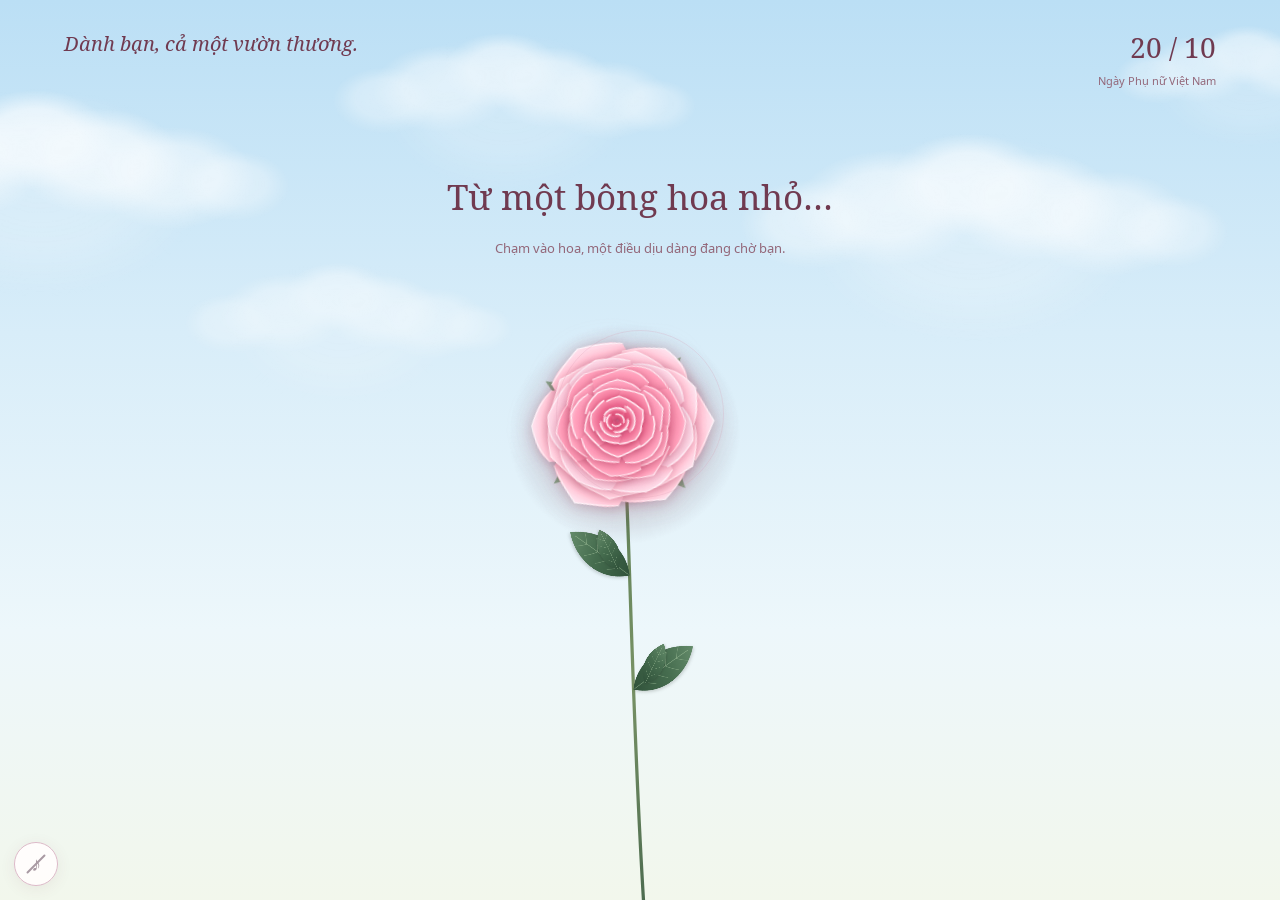
<file: index.html>
<!DOCTYPE html>
<html lang="vi">
<head>
  <meta charset="UTF-8">
  <meta name="viewport" content="width=device-width, initial-scale=1.0">
  <meta name="theme-color" content="#bbdff5">
  <meta name="description" content="Chạm một bông hoa, đánh thức cả khu vườn và nhận một lời chúc dịu dàng ngày 20/10.">
  <title>Cả một vườn thương · 20/10</title>
  <link rel="preload" href="./assets/fonts/noto-serif-regular.woff2" as="font" type="font/woff2" crossorigin>
  <link rel="preload" href="./assets/fonts/noto-sans-regular.woff2" as="font" type="font/woff2" crossorigin>
  <style>
    @font-face {
      font-family: "Noto Serif";
      src: url("./assets/fonts/noto-serif-regular.woff2") format("woff2");
      font-style: normal; font-weight: 400; font-display: swap;
    }
    @font-face {
      font-family: "Noto Serif";
      src: url("./assets/fonts/noto-serif-italic.woff2") format("woff2");
      font-style: italic; font-weight: 400; font-display: swap;
    }
    @font-face {
      font-family: "Noto Sans";
      src: url("./assets/fonts/noto-sans-regular.woff2") format("woff2");
      font-style: normal; font-weight: 400; font-display: swap;
    }
    :root {
      color-scheme: light;
      --sky: #bbdff5;
      --ink: #703a50;
      --muted: #936779;
      --rose: #c66388;
      --leaf: #6c8b71;
      --paper: #fffdfc;
      --font-letter: "Noto Serif", serif;
      font-family: "Noto Sans", sans-serif;
      color: var(--ink);
      font-synthesis: none;
    }
    * { box-sizing: border-box; }
    [hidden] { display: none !important; }
    html, body { margin: 0; min-width: 280px; min-height: 100%; }
    body { background: var(--sky); -webkit-tap-highlight-color: transparent; }
    button { font: inherit; color: inherit; cursor: pointer; touch-action: manipulation; }
    button:focus-visible, input:focus-visible, textarea:focus-visible { outline: 2px solid var(--ink); outline-offset: 4px; }
    .garden {
      position: relative; min-height: 560px; height: 100svh; overflow: hidden;
      isolation: isolate;
      background: linear-gradient(180deg, #bbdff5 0%, #d8edf9 37%, #edf7fb 70%, #f2f7ec 100%);
    }
    .garden::after {
      content: ""; position: absolute; inset: 0; z-index: -2; pointer-events: none;
      background: radial-gradient(ellipse at 50% 110%, #d7e8caaa, transparent 58%);
      opacity: 0; transition: opacity 4s;
    }
    .garden.is-growing::after { opacity: 1; }
    .page-header {
      position: absolute; top: max(28px, env(safe-area-inset-top));
      left: clamp(24px, 5vw, 76px); right: clamp(24px, 5vw, 76px);
      display: flex; align-items: start; justify-content: space-between; gap: 24px;
      pointer-events: none;
    }
    .dedication { margin: 0; font: italic 20px/1.6 var(--font-letter); }
    .date { margin: 0; text-align: right; font-size: 11px; line-height: 1.7; color: var(--muted); }
    .date span { display: block; font: 28px/1.4 var(--font-letter); color: var(--ink); margin-bottom: 5px; }
    #flowers { position: absolute; inset: 0; z-index: -1; width: 100%; height: 100%; }
    .flower-button {
      position: absolute; left: 50%; top: 46%; transform: translate(-50%, -50%);
      width: 184px; height: 184px; border: 0; border-radius: 50%; background: transparent;
    }
    .flower-button::after {
      content: ""; position: absolute; inset: 8px; border: 1px solid #d69ab23b; border-radius: 50%;
      transition: transform .5s, border-color .5s;
    }
    .flower-button:hover::after { transform: scale(1.13); border-color: #c6638888; }
    .intro {
      position: absolute; left: 24px; right: 24px; top: 19%; text-align: center;
      transition: opacity .65s, transform .65s; pointer-events: none;
    }
    h1 { margin: 0; font: 400 clamp(25px, 3vw, 35px)/1.5 var(--font-letter); }
    .intro p { margin: 13px 0 0; font-size: 13px; line-height: 1.7; color: var(--muted); }
    .is-growing .intro { opacity: 0; transform: translateY(12px); }
    .progress {
      position: absolute; bottom: 36px; left: 20px; right: 20px; margin: 0;
      text-align: center; font: italic 17px/1.7 var(--font-letter);
      opacity: 0; transition: opacity .6s; pointer-events: none;
      text-shadow: 0 1px 12px #fff, 0 1px 8px #fff;
    }
    .is-growing:not(.is-ready) .progress { opacity: 1; }
    .garden-actions {
      position: absolute; bottom: max(24px, env(safe-area-inset-bottom)); left: 0; right: 0;
      display: flex; justify-content: center; flex-wrap: wrap; gap: 12px; padding: 0 16px;
    }
    .garden-actions button {
      border: 1px solid #dcb9c8; background: #fffdfcf2; border-radius: 30px;
      padding: 12px 20px; font-size: 12px; box-shadow: 0 3px 16px #76364d0c;
    }
    .garden-actions button:hover { background: #fae7ef; }
    .energy { position: absolute; inset: 0; width: 100%; height: 100%; pointer-events: none; z-index: 3; }
    .morph-caption {
      position: absolute; left: 0; right: 0; bottom: max(64px, env(safe-area-inset-bottom)); z-index: 6; padding: 0 24px;
      text-align: center; font: italic 18px/1.6 "Noto Serif", Georgia, serif; color: #7a3b55; opacity: 0; transition: opacity 1s ease;
      text-shadow: 0 1px 12px #fffdfc;
    }
    .morph-caption.on { opacity: 1; }
    .gift-stage { position: absolute; inset: 0; z-index: 4; pointer-events: none; overflow: hidden; }
    .gift-ground {
      position: absolute; left: -5%; right: -5%; bottom: 0; opacity: 0;
      background: linear-gradient(#e6f4df, #cde6cd); border-radius: 50% 50% 0 0 / 46px 46px 0 0;
    }
    .gift-char { position: absolute; left: 0; top: 0; will-change: transform; }
    .gift-char svg { display: block; width: 100%; height: 100%; overflow: visible; }
    .gift-bouquet { position: absolute; left: 0; top: 0; opacity: 0; will-change: transform; filter: drop-shadow(0 8px 14px #b0607a33); }
    .gift-bubble {
      position: absolute; left: 0; top: 0; opacity: 0; width: 28px; height: 28px; border-radius: 50%;
      background: #fff; color: #e0517f; font: 700 18px/28px "Noto Sans", sans-serif; text-align: center; box-shadow: 0 2px 10px #76364d22;
    }
    .gift-heart { position: absolute; color: #ee5f8d; pointer-events: none; animation: heart-up 2.6s ease-out forwards; }
    @keyframes heart-up { from { opacity: 0; transform: translate(0, 0); } 15% { opacity: 1; } to { opacity: 0; transform: translate(var(--dx), -110px); } }
    .gift-letter {
      position: absolute; transform: translate(-50%, -100%); pointer-events: auto; border: 0; background: none; cursor: pointer; padding: 0;
      display: flex; flex-direction: column; align-items: center; gap: 6px; animation: letter-in .7s cubic-bezier(.2,.9,.3,1.3) both, letter-float 2.2s ease-in-out .7s infinite;
    }
    .gift-letter svg { width: 78px; filter: drop-shadow(0 6px 10px #76364d26); }
    .gift-letter span { white-space: nowrap; font-size: 12px; color: #7a3b55; background: #fffdfcf2; border: 1px solid #dcb9c8; border-radius: 20px; padding: 6px 12px; }
    .gift-letter:hover svg { transform: scale(1.06); }
    @keyframes letter-in { from { opacity: 0; transform: translate(-50%, -60%) scale(.3); } to { opacity: 1; transform: translate(-50%, -100%) scale(1); } }
    @keyframes letter-float { 50% { margin-top: -9px; } }
    .is-morphing #flowers { opacity: 0; transition: opacity 1.8s ease .4s; }
    .is-morphing .page-header { opacity: 0; transition: opacity 1s ease; }
    dialog {
      width: min(480px, calc(100% - 36px)); max-height: calc(100svh - 36px);
      padding: 0; border: 0; overflow: auto; background: var(--paper); color: var(--ink);
      box-shadow: 0 24px 100px #69394d24, 0 2px 10px #69394d12;
      scrollbar-width: none;
      -ms-overflow-style: none;
    }
    dialog::-webkit-scrollbar { display: none; }
    dialog::backdrop { background: #eaf5fc3d; backdrop-filter: blur(3px); }
    dialog[open] { animation: unfold 1s cubic-bezier(.2,.8,.2,1) both; }
    .letter { position: relative; padding: 38px 42px 28px; text-align: center; }
    .letter::before { content: ""; position: absolute; inset: 10px; border: 1px solid #eed6e1; pointer-events: none; }
    .close-card { position: absolute; top: 15px; right: 16px; width: 34px; height: 34px; border: 0; background: transparent; font-size: 25px; }
    .letter-date { margin: 2px 0 20px; font: 24px/1.4 var(--font-letter); color: var(--rose); }
    .letter-date span { display: inline-block; width: 1px; height: 27px; background: #d9aec1; transform: rotate(24deg); margin: 0 15px -5px; }
    .letter-sprig { display: block; margin: 0 auto 17px; width: 75px; height: 55px; }
    .recipient { font: italic 17px/1.7 var(--font-letter); margin: 0 0 13px; }
    h2 { font: 400 clamp(26px, 5vw, 32px)/1.5 var(--font-letter); margin: 0 0 24px; text-wrap: balance; }
    .message { font-size: 14px; line-height: 1.95; margin: 0 0 15px; text-wrap: pretty; }
    .signature { margin: 24px 0; font: italic 17px/1.8 var(--font-letter); }
    .recipient, h2, .message, .signature { overflow-wrap: anywhere; }
    h2, .message, .signature { white-space: pre-wrap; }
    .letter-actions { display: flex; flex-wrap: wrap; justify-content: center; gap: 12px 20px; }
    .view-garden { position: relative; border: 0; border-bottom: 1px solid #cba1b2; padding: 7px 2px; background: transparent; font-size: 12px; }
    .card-editor { text-align: left; }
    .card-editor h2 { text-align: center; margin-bottom: 20px; font-size: 25px; }
    .card-editor label { display: block; margin: 16px 0 7px; font-size: 13px; }
    .card-editor input, .card-editor textarea {
      display: block; width: 100%; min-width: 0; padding: 10px 12px;
      border: 1px solid #dcb9c8; border-radius: 4px; background: #fff9fb;
      color: var(--ink); font: 16px/1.6 "Noto Sans", sans-serif;
    }
    .card-editor textarea { resize: vertical; }
    .editor-hint, .card-status { color: var(--muted); font-size: 12px; line-height: 1.7; }
    .card-status { margin: 0; }
    .card-status:not(:empty) { margin-top: 16px; }
    .editor-actions { display: flex; align-items: center; flex-wrap: wrap; gap: 20px; margin-top: 20px; }
    .save-card { border: 1px solid var(--ink); border-radius: 24px; padding: 11px 18px; background: var(--ink); color: var(--paper); font-size: 13px; }
    .noscript { position: absolute; top: 30%; left: 20px; right: 20px; text-align: center; line-height: 1.8; }
    @keyframes unfold { from { opacity: 0; transform: translateY(35px) rotate(-2deg) scale(.94); } to { opacity: 1; transform: none; } }
    @media (max-width: 600px) {
      .dedication { font-size: 18px; max-width: 150px; }
      .date { max-width: 130px; font-size: 10px; }
      .date span { font-size: 25px; }
      .letter { padding: 35px 26px 25px; }
      .intro { top: 18%; }
      h1 { font-size: clamp(23px, 5.8vw, 28px); }
    }
    @media (max-height: 600px) and (min-width: 600px) {
      .garden { min-height: 360px; }
      .intro { top: 38%; right: auto; width: 30%; text-align: left; }
      h1 { font-size: 24px; }
      .intro p { margin-top: 6px; }
      .page-header { top: 20px; }
    }
    @media not all {
      *, *::before, *::after { animation: none !important; transition: none !important; }
    }
  </style>
</head>
<body>
  <main class="garden" id="garden">
    <header class="page-header">
      <p class="dedication">Dành bạn, cả một vườn thương.</p>
      <p class="date"><span>20 / 10</span>Ngày Phụ nữ Việt Nam</p>
    </header>
    <canvas id="flowers" aria-hidden="true"></canvas>
    <button class="flower-button" id="bloom" type="button" aria-label="Chạm để cả vườn hoa nở" aria-describedby="introHint"></button>
    <div class="intro" id="intro">
      <h1>Từ một bông hoa nhỏ…</h1>
      <p id="introHint">Chạm vào hoa, một điều dịu dàng đang chờ bạn.</p>
    </div>
    <p class="progress" id="status" role="status" aria-live="polite" aria-atomic="true"></p>
    <nav class="garden-actions" id="actions" aria-label="Vườn hoa và thiệp" hidden>
      <button id="readCard" type="button" aria-haspopup="dialog" aria-controls="wishCard" hidden>Đọc lại thiệp</button>
      <button id="replay" type="button">Cho hoa nở lại</button>
      <button id="morph" type="button">Hóa thành bó hoa ✦</button>
    </nav>
    <dialog id="wishCard" aria-labelledby="cardTitle">
      <article class="letter">
        <button class="close-card" id="closeCard" type="button" aria-label="Đóng thiệp">×</button>
        <p class="letter-date">20<span aria-hidden="true"></span>10</p>
        <svg class="letter-sprig" viewBox="0 0 90 64" fill="none" aria-hidden="true">
          <path d="M45 59 Q41 40 46 21 M44 49 Q25 47 23 35 Q39 33 44 49 M44 40 Q60 39 65 28 Q51 28 44 40" stroke="#78947a" stroke-width="1.2" fill="#dfe9d9"/>
          <g fill="#ecc1d2" stroke="#c9789a" stroke-width=".6">
            <ellipse cx="39" cy="17" rx="8" ry="12" transform="rotate(-40 39 17)"/>
            <ellipse cx="52" cy="17" rx="8" ry="12" transform="rotate(40 52 17)"/>
            <ellipse cx="45" cy="15" rx="8" ry="12"/>
            <path d="M30 19 Q44 17 45 30 Q33 32 30 19 M60 19 Q46 17 45 30 Q58 32 60 19"/>
          </g>
        </svg>
        <div id="cardReading">
          <p class="recipient">Gửi <span id="cardRecipient">em</span>,</p>
          <h2 id="cardTitle">Chúc em luôn rạng rỡ<br>trên con đường em chọn.</h2>
          <div id="cardMessage">
            <p class="message">Nhân ngày 20/10, anh chỉ muốn nói với em một điều thật giản dị:<br>dù em chọn con đường nào, anh cũng luôn ủng hộ em.</p>
            <p class="message">Chúc em mỗi ngày đều có một nụ cười thật tươi, và đôi mắt em cứ mãi rạng ngời như vậy. Có lẽ em không biết, đôi khi anh lỡ nhìn vào đôi mắt ấy lâu hơn một chút, rồi quên mất mình định nói gì.</p>
            <p class="message">Mong em cứ hồn nhiên, vui vẻ và yêu đời theo cách của riêng em nhé. Thế giới này dịu dàng hơn nhiều khi có em.</p>
            <p class="message">Hôm nay và cả những ngày sau,<br>anh vẫn ở đây, cổ vũ em thật to.</p>
          </div>
          <p class="signature" id="cardSignature">Một người luôn thầm mong em hạnh phúc ♡</p>
          <div class="letter-actions">
            <button class="view-garden" id="viewGarden" type="button" autofocus>Ngắm vườn hoa</button>
            <button class="view-garden" id="editCard" type="button">Viết lời chúc riêng</button>
          </div>
        </div>
        <form class="card-editor" id="cardEditor" hidden>
          <h2 id="editorTitle">Viết chút yêu thương</h2>
          <label for="recipientInput">Gửi đến</label>
          <input id="recipientInput" name="recipient" maxlength="60" required autocomplete="off">
          <label for="titleInput">Tiêu đề thiệp</label>
          <textarea id="titleInput" name="title" rows="2" maxlength="160" required></textarea>
          <label for="messageInput">Lời chúc 20/10</label>
          <textarea id="messageInput" name="message" rows="7" maxlength="3000" required></textarea>
          <label for="signatureInput">Chữ ký</label>
          <input id="signatureInput" name="signature" maxlength="120" required autocomplete="off">
          <p class="editor-hint">Lời chúc được lưu trên trình duyệt này. Cách một dòng để bắt đầu đoạn mới.</p>
          <div class="editor-actions">
            <button class="save-card" type="submit">Lưu lời chúc</button>
            <button class="view-garden" id="cancelEdit" type="button">Hủy</button>
          </div>
        </form>
        <p class="card-status" id="cardStatus" role="status" aria-live="polite"></p>
      </article>
    </dialog>
    <noscript><p class="noscript">Bật JavaScript để chạm vào hoa và mở thiệp nhé.<br>Chúc bạn ngày 20/10 bình an, rạng rỡ và tràn đầy yêu thương!</p></noscript>
  </main>
  <script src="./music.js"></script>
  <script src="./garden-botany.js"></script>
  <script src="./garden-card.js"></script>
  <script src="./gift.js"></script>
  <script>
    (() => {
      'use strict';
      const garden = document.getElementById('garden');
      const canvas = document.getElementById('flowers');
      const ctx = canvas.getContext('2d');
      const bloomButton = document.getElementById('bloom');
      const card = document.getElementById('wishCard');
      const actions = document.getElementById('actions');
      const status = document.getElementById('status');
      const motion = { matches: false, addEventListener() {} };
      const TAU = Math.PI * 2;
      const clamp = n => Math.max(0, Math.min(1, n));
      const ease = n => 1 - Math.pow(1 - clamp(n), 3);
      let seed = 2010;
      const random = () => { seed = seed * 16807 % 2147483647; return (seed - 1) / 2147483646; };
      const { createRealisticRoseSprite, createRoseBudSprite, drawBotanicalLeaf } = window.GardenBotany;
      const paletteKeys = ['sweetBlush', 'pastelPink', 'creamPeach', 'pearlVintage', 'berryRomance', 'paleGreen', 'skyBlue', 'pearlWhite'];
      // Bake the soft focus and bloom into the sprites once, keeping the live scene light.
      function softenPetals(source, logicalSize, radius) {
        const image = document.createElement('canvas');
        image.width = source.width; image.height = source.height;
        const c = image.getContext('2d');
        const pixelRatio = source.width / logicalSize;
        c.globalAlpha = .3;
        c.filter = `blur(${radius * .13 * pixelRatio}px) brightness(1.35)`;
        c.drawImage(source, 0, 0);
        c.globalAlpha = 1;
        c.filter = `blur(${radius * .009 * pixelRatio}px) brightness(1.06)`;
        c.drawImage(source, 0, 0);
        return image;
      }
      // Use the same layered roses as index.html, cached at the sizes used in this scene.
      // Fully open flowers need only one draw instead of repainting every petal each frame.
      function prepareRose(config) {
        const rose = createRealisticRoseSprite(config);
        rose.whorlCanvases = rose.whorlCanvases.map(layer => softenPetals(layer, rose.logicalSize, rose.radius));
        const openCanvas = document.createElement('canvas');
        openCanvas.width = rose.baseCanvas.width;
        openCanvas.height = rose.baseCanvas.height;
        const c = openCanvas.getContext('2d');
        c.drawImage(rose.baseCanvas, 0, 0);
        rose.whorlCanvases.forEach(layer => c.drawImage(layer, 0, 0));
        return { ...rose, openCanvas };
      }
      const sprites = paletteKeys.flatMap((paletteKey, i) => ['garden', 'classic', 'peony'].map((variety, j) => prepareRose({
        radius: 46, paletteKey, variety, seed: 2010 + i * 107 + j * 41,
        tiltX: (j - 1) * .65, tiltY: -.2 + (i % 5) * .08, hasDewdrop: j === 0
      })));
      const heroSprite = prepareRose({ radius: 86, paletteKey: 'sweetBlush', variety: 'garden', tiltX: -.22, tiltY: -.3, seed: 2010, hasDewdrop: true });
      const budSprites = paletteKeys.map(paletteKey => {
        const bud = createRoseBudSprite({ paletteKey });
        return { ...bud, canvas: softenPetals(bud.canvas, bud.logicalSize, bud.radius) };
      });
      const leafCanvas = document.createElement('canvas');
      leafCanvas.width = 300; leafCanvas.height = 200;
      const leafContext = leafCanvas.getContext('2d');
      leafContext.scale(2, 2);
      drawBotanicalLeaf(leafContext, 20, 50, 0, 100, 31);
      // Soft cloud puffs are painted once, then drift behind the flowers.
      const cloudCanvas = document.createElement('canvas');
      cloudCanvas.width = 720; cloudCanvas.height = 360;
      const cloudContext = cloudCanvas.getContext('2d');
      const cloudPuffs = [
        [125, 164, 92, .52], [225, 143, 119, .67], [333, 112, 104, .81],
        [420, 141, 111, .75], [519, 163, 108, .61], [600, 174, 75, .43],
        [340, 183, 219, .3]
      ];
      cloudPuffs.forEach(([x, y, radius, opacity]) => {
        cloudContext.save(); cloudContext.translate(x, y); cloudContext.scale(1, .64);
        const puff = cloudContext.createRadialGradient(0, -radius * .12, radius * .16, 0, 0, radius);
        puff.addColorStop(0, `rgba(255,255,255,${opacity})`);
        puff.addColorStop(.48, `rgba(255,255,255,${opacity * .87})`);
        puff.addColorStop(.8, `rgba(255,255,255,${opacity * .3})`);
        puff.addColorStop(1, 'rgba(255,255,255,0)');
        cloudContext.fillStyle = puff; cloudContext.beginPath(); cloudContext.arc(0, 0, radius, 0, TAU); cloudContext.fill();
        cloudContext.restore();
      });
      const clouds = [
        { x: .04, y: .17, size: .42, opacity: .82, speed: 2.7 },
        { x: .4, y: .09, size: .32, opacity: .67, speed: 3.8 },
        { x: .77, y: .22, size: .43, opacity: .78, speed: 2.2 },
        { x: .27, y: .34, size: .29, opacity: .52, speed: 4.1 },
        { x: .98, y: .07, size: .25, opacity: .59, speed: 3.1 }
      ];
      const whorlDelays = [0, .12, .24, .34];
      const closedScales = [.44, .36, .28, .38];
      const twistAngles = [.52, -.78, 1.05, -1.35];
      const flowers = [];
      // Distant flowers are smaller and paler; foreground flowers grow taller and fuller.
      for (let row = 0; row < 5; row++) {
        const count = 24 + row * 2;
        for (let i = 0; i < count; i++) {
          const x = (i + random()) / count;
          flowers.push({
            x, y: .49 + row * .092 + (random() - .5) * .22, depth: row,
            radius: 17 + row * 5 + random() * 15,
            stem: .18 + random() * .22,
            bend: (random() - .5) * 65,
            phase: random() * TAU, rotation: (random() - .5) * .9,
            sprite: Math.floor(random() * sprites.length),
            delay: .3 + Math.abs(x - .5) * 4.2 + row * .36 + random() * .9,
            alpha: .6 + row * .1, tilt: .8 + random() * .2,
            offsetX: 0, offsetY: 0, hover: 0
          });
        }
      }
      // Keep some flowers as closed buds, scattered through all five depth layers.
      for (let i = 0; i < 20; i++) {
        const row = Math.floor(i / 4);
        flowers.push({
          x: (i % 4 + .25 + random() * .5) / 4,
          y: .45 + row * .087 + (random() - .5) * .065,
          depth: row, radius: 13 + row * 2.5 + random() * 4,
          stem: .2 + random() * .15, bend: (random() - .5) * 45,
          phase: random() * TAU, rotation: (random() - .5) * .5,
          bud: true, sprite: i * 3 % budSprites.length,
          delay: .6 + random() * 2.4 + row * .4,
          alpha: .75 + row * .06, tilt: 1,
          offsetX: 0, offsetY: 0, hover: 0
        });
      }
      flowers.sort((a, b) => a.depth - b.depth);
      const petals = Array.from({ length: 18 }, () => ({ x: random(), y: random(), phase: random() * TAU, size: 3 + random() * 4, speed: 9 + random() * 12 }));
      const hero = { x: .5, y: .46, radius: 76, stem: .25, bend: 5, phase: 0, rotation: -.15, tilt: .95, offsetX: 0, offsetY: 0, hover: 0 };
      const pointer = { x: -1000, y: -1000 };
      let width = 0, height = 0, scale = 1, frame = 0, lastFrame = 0;
      let sceneTime = 0;
      let state = 'idle', started = 0, pausedAt = 0;

      function leaf(x, y, direction, size, flutter) {
        ctx.save(); ctx.translate(x, y); ctx.scale(direction, 1); ctx.rotate(-.58 + flutter);
        ctx.drawImage(leafCanvas, -size * .2, -size * .5, size * 1.5, size);
        ctx.restore();
      }

      function drawFlower(f, growth, time, smoothing, isHero = false) {
        if (growth <= 0) return;
        const p = ease(growth);
        const x = f.x * width;
        const targetY = f.y * height;
        const root = Math.max(height * 1.04, targetY + f.stem * height);
        const y = root - (root - targetY) * p;
        // A traveling breeze bends taller stems more, with a small individual flutter.
        const wind = motion.matches ? 0 : Math.sin(time * .00125 + f.x * 4.5) * .72 + Math.sin(time * .002 + f.phase) * .28;
        const lean = wind * (isHero ? .06 : .048);
        const sway = Math.sin(lean) * (root - y) * p;
        const r = f.radius * scale;
        const dx = x - pointer.x, dy = y - pointer.y;
        const distance = Math.hypot(dx, dy);
        const proximity = !motion.matches && !card.open ? clamp(1 - distance / (r * 2.3)) : 0;
        f.offsetX += ((dx / (distance || 1)) * proximity * r * .13 - f.offsetX) * smoothing;
        f.offsetY += ((dy / (distance || 1)) * proximity * r * .08 - f.offsetY) * smoothing;
        f.hover += (proximity - f.hover) * smoothing;
        const headX = x + sway + f.offsetX;
        const headY = y + (1 - Math.cos(lean)) * (root - y) + f.offsetY;
        const baseX = x + f.bend * scale;
        const controlX1 = x - f.bend * scale + sway * .15;
        const controlY1 = root - (root - headY) * .4;
        const controlX2 = headX + 8 * scale + sway * .12;
        const controlY2 = headY + (root - headY) * .22;
        ctx.save(); ctx.globalAlpha = isHero ? 1 : Math.min(1, f.alpha) * clamp(growth * 3);
        const stemColor = ctx.createLinearGradient(baseX - 2, root, headX + 2, headY);
        stemColor.addColorStop(0, '#46664c'); stemColor.addColorStop(.5, '#789265'); stemColor.addColorStop(1, '#587b53');
        ctx.strokeStyle = stemColor;
        ctx.lineWidth = isHero ? 2.8 * scale : Math.max(1, r * .05);
        ctx.lineCap = 'round';
        ctx.beginPath(); ctx.moveTo(baseX, root);
        ctx.bezierCurveTo(controlX1, controlY1, controlX2, controlY2, headX, headY);
        ctx.stroke();
        if (growth > .15) {
          // Attach each leaf to the actual curved stem so the whole plant moves together.
          (isHero ? [.42, .64] : [.38, .64]).forEach((t, i) => {
            const u = 1 - t;
            const lx = u ** 3 * baseX + 3 * u * u * t * controlX1 + 3 * u * t * t * controlX2 + t ** 3 * headX;
            const ly = u ** 3 * root + 3 * u * u * t * controlY1 + 3 * u * t * t * controlY2 + t ** 3 * headY;
            const length = r * (isHero ? .85 : .95) * p;
            leaf(lx, ly, i ? -1 : 1, length, wind * .085);
            if (isHero) leaf(lx + (i ? -10 : 10) * scale, ly - 5 * scale, i ? -1 : 1, length * .6, -.5 + wind * .09);
          });
        }
        ctx.translate(headX, headY);
        ctx.rotate(f.rotation + wind * .095 + f.offsetX * .003);
        const breath = motion.matches ? 1 : 1 + Math.sin(time * .0014 + f.phase) * .008;
        ctx.scale(breath * (1 + f.hover * .04), f.tilt * breath * (1 + f.hover * .04));
        if (f.bud) {
          const bud = budSprites[f.sprite];
          const size = bud.logicalSize * r / bud.radius;
          ctx.scale(.4 + p * .6, .4 + p * .6);
          ctx.drawImage(bud.canvas, -size / 2, -size / 2, size, size);
          ctx.restore();
          return;
        }
        const rose = isHero ? heroSprite : sprites[f.sprite];
        const size = rose.logicalSize * r / rose.radius;
        if (growth >= 1) {
          ctx.drawImage(rose.openCanvas, -size / 2, -size / 2, size, size);
        } else {
          ctx.save(); ctx.scale(.5 + p * .5, .5 + p * .5);
          ctx.drawImage(rose.baseCanvas, -size / 2, -size / 2, size, size); ctx.restore();
          rose.whorlCanvases.forEach((layer, i) => {
            const open = ease((growth - whorlDelays[i]) / (1 - whorlDelays[i]));
            const unfurl = closedScales[i] + (1 - closedScales[i]) * open;
            ctx.save(); ctx.rotate((1 - open) * twistAngles[i]);
            ctx.scale(unfurl, unfurl * (.78 + open * .22));
            ctx.drawImage(layer, -size / 2, -size / 2, size, size); ctx.restore();
          });
        }
        ctx.restore();
      }

      function drawPetals(elapsed, time) {
        ctx.save();
        petals.forEach(petal => {
          const x = ((petal.x * width + time * .009 + Math.sin(time * .0006 + petal.phase) * 35) % (width + 60)) - 30;
          const y = ((petal.y * height + time * petal.speed * .001) % (height + 60)) - 30;
          ctx.save(); ctx.globalAlpha = Math.min(elapsed / 3, 1) * .55;
          ctx.translate(x, y); ctx.rotate(petal.phase + time * .0007);
          ctx.scale(.55 + Math.abs(Math.sin(time * .001 + petal.phase)) * .45, 1);
          const color = ctx.createLinearGradient(0, -petal.size, 0, petal.size);
          color.addColorStop(0, '#fff3f7'); color.addColorStop(1, '#d887a6'); ctx.fillStyle = color;
          ctx.beginPath(); ctx.moveTo(0, -petal.size);
          ctx.bezierCurveTo(petal.size * 1.3, -petal.size, petal.size * .8, petal.size * .8, 0, petal.size);
          ctx.bezierCurveTo(-petal.size, petal.size * .2, -petal.size * .6, -petal.size * .9, 0, -petal.size);
          ctx.fill(); ctx.restore();
        });
        ctx.restore();
      }

      function drawClouds(time) {
        ctx.save();
        clouds.forEach(cloud => {
          const cloudWidth = Math.max(240, width * cloud.size);
          const travel = width + cloudWidth * 2;
          const x = ((cloud.x * width + time * cloud.speed * .001 + cloudWidth) % travel) - cloudWidth;
          const y = height * cloud.y;
          ctx.globalAlpha = cloud.opacity;
          ctx.drawImage(cloudCanvas, x - cloudWidth * .5, y - cloudWidth * .18, cloudWidth, cloudWidth * cloudCanvas.height / cloudCanvas.width);
        });
        ctx.restore();
      }

      function openCard() {
        clearTimeout(morphTimer);
        if (!card.open) card.showModal();
      }
      function finish() {
        state = 'ready'; garden.classList.add('is-ready'); actions.hidden = false;
        status.textContent = 'Cả vườn hoa đã nở.';
        // Let her enjoy the garden for a moment, then it turns into the bouquet by itself.
        morphTimer = setTimeout(morph, 6000);
      }
      function draw(time) {
        frame = 0;
        const delta = lastFrame ? Math.min(50, time - lastFrame) : 16.67;
        lastFrame = time;
        if (!motion.matches) sceneTime += delta;
        const smoothing = motion.matches ? 1 : 1 - Math.exp(-delta / 140);
        ctx.clearRect(0, 0, width, height);
        drawClouds(sceneTime);
        const elapsed = state === 'idle' ? 0 : (time - started) / 1000;
        const instant = motion.matches && state !== 'idle';
        if (state !== 'idle') {
          flowers.forEach(f => drawFlower(f, state === 'ready' || instant ? 1 : clamp((elapsed - f.delay) / 1.9), sceneTime, smoothing));
        }
        drawFlower(hero, state === 'idle' ? .72 : state === 'ready' || instant ? 1 : .72 + .28 * clamp(elapsed / 1.8), sceneTime, smoothing, true);
        if (state !== 'idle' && !motion.matches) drawPetals(elapsed, sceneTime);
        if (state === 'growing' && (instant || elapsed >= 6.8)) finish();
        if (!motion.matches && !document.hidden) frame = requestAnimationFrame(draw);
      }
      function render() {
        cancelAnimationFrame(frame);
        if (!document.hidden) frame = requestAnimationFrame(draw);
      }
      garden.addEventListener('pointermove', event => {
        if (event.pointerType !== 'mouse' || motion.matches) return;
        const rect = garden.getBoundingClientRect();
        pointer.x = event.clientX - rect.left; pointer.y = event.clientY - rect.top;
      });
      garden.addEventListener('pointerleave', () => { pointer.x = pointer.y = -1000; });
      function resize() {
        const rect = garden.getBoundingClientRect();
        width = rect.width; height = rect.height;
        scale = Math.min(1.22, Math.max(.68, width / 1100));
        const dpr = Math.min(devicePixelRatio || 1, 2);
        canvas.width = Math.round(width * dpr); canvas.height = Math.round(height * dpr);
        ctx.setTransform(dpr, 0, 0, dpr, 0, 0); render();
      }
      function start() {
        if (state !== 'idle') return;
        state = 'growing'; started = performance.now();
        garden.classList.add('is-growing'); bloomButton.hidden = true;
        document.getElementById('intro').setAttribute('aria-hidden', 'true');
        status.textContent = 'Từ một bông hoa, cả khu vườn đang thức giấc…'; render();
      }
      let morphing = false, morphTimer = 0, autoMorph = true;
      const easeInOut = n => n < .5 ? 4 * n * n * n : 1 - Math.pow(-2 * n + 2, 3) / 2;
      // Every flower dissolves into glowing sparks that flow together into a bouquet, then the bouquet page fades in.
      function morph() {
        if (state !== 'ready' || morphing) return;
        morphing = true; clearTimeout(morphTimer);
        if (card.open) card.close();
        actions.hidden = true;
        garden.classList.add('is-morphing');
        const dpr = canvas.width / width;
        const pixels = ctx.getImageData(0, 0, canvas.width, canvas.height).data;
        const fx = document.createElement('canvas');
        fx.className = 'energy'; fx.width = canvas.width; fx.height = canvas.height;
        const g = fx.getContext('2d'); g.setTransform(dpr, 0, 0, dpr, 0, 0);
        const caption = document.createElement('p'); caption.className = 'morph-caption';
        caption.textContent = 'Mỗi bông hoa hóa thành một lời yêu thương…';
        garden.append(fx, caption);
        status.textContent = 'Cả vườn hoa đang hóa thành ánh sáng và gom lại thành một bó hoa.';
        const cx = width / 2, cy = height * (width < 640 ? .56 : .5), R = Math.min(width * .34, height * .22);
        const count = width < 640 ? 650 : 1000;
        const parts = [];
        for (let tries = 0; parts.length < count && tries < count * 14; tries++) {
          const sx = Math.random() * width, sy = Math.random() * height;
          const i = (Math.round(sy * dpr) * canvas.width + Math.round(sx * dpr)) * 4;
          if (!(pixels[i + 3] >= 200)) continue;
          const light = [pixels[i], pixels[i + 1], pixels[i + 2]].map(v => Math.round(v + (255 - v) * .45));
          const sprite = document.createElement('canvas'); sprite.width = sprite.height = 32;
          const sg = sprite.getContext('2d');
          const glow = sg.createRadialGradient(16, 16, 0, 16, 16, 16);
          glow.addColorStop(0, 'rgba(255,255,255,.85)'); glow.addColorStop(.25, `rgba(${light},.9)`); glow.addColorStop(1, `rgba(${light},0)`);
          sg.fillStyle = glow; sg.fillRect(0, 0, 32, 32);
          let tx, ty;
          if (Math.random() < .78) {
            const a = Math.random() * TAU, r = Math.sqrt(Math.random());
            tx = cx + Math.cos(a) * r * R; ty = cy - R * .2 + Math.sin(a) * r * R * .92;
          } else {
            const v = Math.random();
            ty = cy + R * .55 + v * R; tx = cx + (Math.random() * 2 - 1) * R * .55 * (1 - v * .8);
          }
          const dx = tx - sx, dy = ty - sy, len = Math.hypot(dx, dy) || 1;
          const swirl = (Math.random() < .5 ? -1 : 1) * (40 + Math.random() * 120);
          parts.push({
            sprite, sx, sy, tx, ty, size: 4 + Math.random() * 7, phase: Math.random() * TAU,
            mx: (sx + tx) / 2 - dy / len * swirl, my: (sy + ty) / 2 + dx / len * swirl - 40 - Math.random() * height * .25,
            delay: Math.abs(sx - cx) / width * 700 + Math.random() * 500, dur: 2000 + Math.random() * 900
          });
        }
        const t0 = performance.now();
        setTimeout(() => caption.classList.add('on'), 500);
        setTimeout(() => { caption.classList.remove('on'); setTimeout(() => { caption.textContent = '…gửi trọn trong một bó hoa dành cho bạn.'; caption.classList.add('on'); }, 900); }, 2600);
        setTimeout(() => {
          fx.style.transition = 'opacity 1.4s ease'; fx.style.opacity = '0';
          setTimeout(() => { sparksDone = true; fx.remove(); }, 1500);
          GiftScene.start({
            host: garden, caption,
            onLetter(letter) {
              letter.addEventListener('click', openCard);
              document.getElementById('morph').hidden = true;
              document.getElementById('readCard').hidden = false;
              actions.hidden = false;
              status.textContent = 'Một lá thư dành tặng bạn. Chạm vào lá thư để mở.';
            }
          });
        }, 3300);
        let sparksDone = false;
        function tick(now) {
          if (sparksDone) return;
          const t = now - t0;
          g.globalCompositeOperation = 'destination-out'; g.fillStyle = 'rgba(0,0,0,.22)'; g.fillRect(0, 0, width, height);
          g.globalCompositeOperation = 'lighter';
          const heat = clamp((t - 1800) / 1900);
          if (heat > 0) {
            const gy = cy + R * .1, rad = R * (.6 + heat * 1.1);
            const halo = g.createRadialGradient(cx, gy, 0, cx, gy, rad);
            halo.addColorStop(0, `rgba(255,240,246,${.08 * heat})`); halo.addColorStop(.5, `rgba(255,190,215,${.04 * heat})`); halo.addColorStop(1, 'rgba(255,190,215,0)');
            g.fillStyle = halo; g.fillRect(cx - rad, gy - rad, rad * 2, rad * 2);
          }
          parts.forEach(p => {
            const e = easeInOut((t - p.delay) / p.dur), u = 1 - e;
            const x = u * u * p.sx + 2 * u * e * p.mx + e * e * p.tx + (e >= 1 ? Math.sin(t * .004 + p.phase) * 2 : 0);
            const y = u * u * p.sy + 2 * u * e * p.my + e * e * p.ty + (e >= 1 ? Math.cos(t * .003 + p.phase) * 2 : 0);
            const s = p.size * (.75 + .25 * Math.sin(t * .008 + p.phase));
            g.globalAlpha = clamp(t / 500) * .55;
            g.drawImage(p.sprite, x - s, y - s, s * 2, s * 2);
          });
          g.globalAlpha = 1;
          requestAnimationFrame(tick);
        }
        requestAnimationFrame(tick);
      }
      function closeCard() { card.close(); }
      bloomButton.addEventListener('click', start);
      document.getElementById('readCard').addEventListener('click', openCard);
      document.getElementById('closeCard').addEventListener('click', closeCard);
      document.getElementById('viewGarden').addEventListener('click', closeCard);
      card.addEventListener('close', () => {
        document.getElementById('readCard').focus({ preventScroll: true });
        // After the first read, let the garden turn into the bouquet by itself.
        if (autoMorph && state === 'ready' && !morphing) { autoMorph = false; morphTimer = setTimeout(morph, 3500); }
      });
      document.getElementById('morph').addEventListener('click', morph);
      addEventListener('pageshow', event => { if (event.persisted) location.reload(); });
      document.getElementById('replay').addEventListener('click', () => {
        if (morphing) { location.reload(); return; }
        state = 'idle'; garden.classList.remove('is-growing', 'is-ready');
        actions.hidden = true; bloomButton.hidden = false; status.textContent = '';
        document.getElementById('intro').removeAttribute('aria-hidden');
        bloomButton.focus({ preventScroll: true }); render();
      });
      document.addEventListener('visibilitychange', () => {
        if (document.hidden) { pausedAt = performance.now(); cancelAnimationFrame(frame); frame = 0; lastFrame = 0; }
        else { if (pausedAt && state === 'growing') started += performance.now() - pausedAt; pausedAt = 0; render(); }
      });
      motion.addEventListener('change', render);
      new ResizeObserver(resize).observe(garden);
      resize();
    })();
  </script>
</body>
</html>
</file>
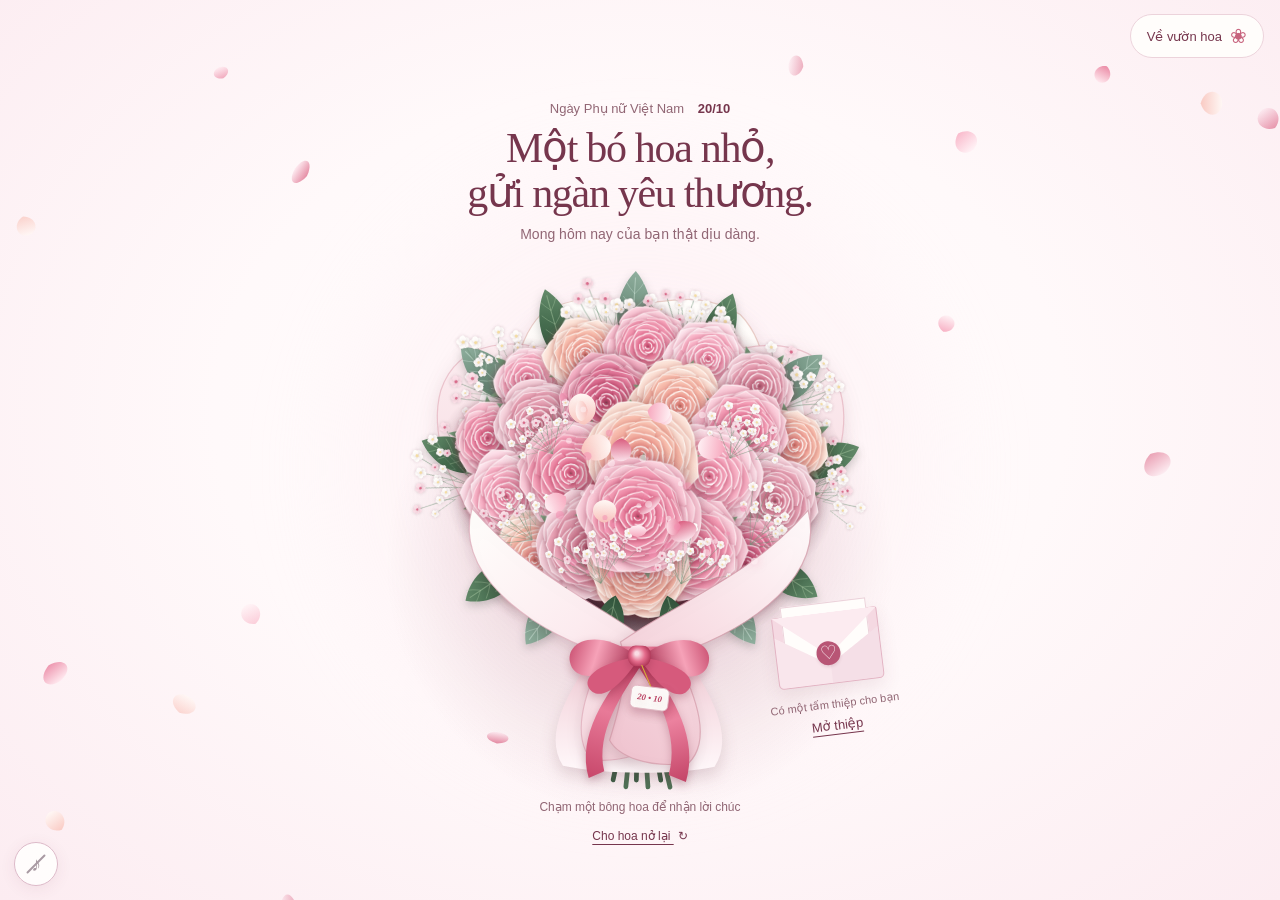
<file: bouquet.html>
<!DOCTYPE html>
<html lang="vi">
<head>
  <meta charset="UTF-8">
  <meta name="viewport" content="width=device-width, initial-scale=1.0">
  <meta name="theme-color" content="#fff8fa">
  <meta name="description" content="Một bó hoa và tấm thiệp nhỏ, gửi những lời chúc dịu dàng nhân ngày Phụ nữ Việt Nam 20/10.">
  <title>Một bó hoa dành tặng bạn · 20/10</title>
  <link rel="stylesheet" href="./style.css">
  <script src="./script.js" defer></script>
  <script src="./card.js" defer></script>
  <script src="./music.js" defer></script>
</head>
<body>
  <main>
    <a class="garden-link" href="./index.html">Về vườn hoa <span aria-hidden="true">❀</span></a>
    <canvas id="ambientPetalsCanvas" aria-hidden="true"></canvas>
    <header class="greeting">
      <p class="occasion">Ngày Phụ nữ Việt Nam <span>20/10</span></p>
      <h1>Một bó hoa nhỏ,<br>gửi ngàn yêu thương.</h1>
      <p class="greeting-caption">Mong hôm nay của bạn thật dịu dàng.</p>
    </header>

    <div class="gift-layout">
      <section class="scene-column" aria-label="Hoa và những lời chúc 20/10">


        <div class="gift-visuals">
          <div class="bouquet-composition">
            <div id="bouquetStageWrapper" role="button" tabindex="0"
              aria-label="Bó hoa hồng. Nhấn Enter để nhận lời chúc; dùng phím mũi tên để chọn bông hoa."
              aria-describedby="bouquetHint">
              <canvas id="bouquetCanvas" aria-hidden="true"></canvas>
            </div>
            <button class="envelope-button" id="openCard" type="button" aria-haspopup="dialog" aria-controls="greetingCard" aria-expanded="false" hidden>
              <span class="envelope" aria-hidden="true"><span class="envelope-letter">Gửi bạn</span><span class="envelope-seal">♡</span></span>
              <span class="envelope-caption">Có một tấm thiệp cho bạn</span>
              <span class="envelope-action">Mở thiệp</span>
            </button>
          </div>

        </div>

        <footer class="scene-footer">
          <p id="bouquetHint" class="bouquet-hint">Chạm một bông hoa để nhận lời chúc</p>
          <p id="roseWish" class="rose-wish" role="status" aria-live="polite" aria-atomic="true"></p>
          <button class="text-button" id="replayBloom" type="button">Cho hoa nở lại <span aria-hidden="true">↻</span></button>
        </footer>
      </section>

      <dialog id="greetingCard" class="card-dialog" aria-labelledby="cardTitle">
        <div class="letter-paper">
          <button class="close-button" id="closeCard" type="button" aria-label="Đóng thiệp">×</button>
          <div id="cardReading">
            <div class="letter-date" aria-label="Ngày 20 tháng 10"><span>20</span><span class="date-stem" aria-hidden="true"></span><span>10</span></div>
            <p class="letter-recipient">Gửi <span id="cardRecipient">bạn</span>,</p>
            <h2 id="cardTitle">Chúc bạn một ngày<br>thật nhiều yêu thương.</h2>
            <div class="letter-flower" aria-hidden="true">❀</div>
            <p id="cardMessage" class="letter-message"></p>
            <div class="letter-signoff"><p>Với thật nhiều thương mến,</p><p id="cardSender" class="letter-signature"></p></div>
            <div class="letter-fold" aria-hidden="true"></div>
            <div class="letter-actions"><button id="editCard" class="text-button" type="button">Viết lời chúc riêng <span aria-hidden="true">✎</span></button></div>
          </div>
          <form id="cardEditor" hidden>
            <p class="editor-intro">Một tấm thiệp mang lời của bạn.</p>
            <h2 id="editorTitle" class="editor-title">Viết chút yêu thương</h2>
            <label for="recipientInput">Gửi đến</label>
            <input id="recipientInput" name="recipient" maxlength="60" required autocomplete="off">
            <label for="messageInput">Lời chúc 20/10</label>
            <textarea id="messageInput" name="message" rows="7" maxlength="1500" required></textarea>
            <label for="senderInput">Người gửi</label>
            <input id="senderInput" name="sender" maxlength="60" required autocomplete="off">
            <p class="editor-hint">Lời chúc được lưu trên trình duyệt này.</p>
            <div class="editor-actions"><button class="primary-button" type="submit">Lưu lời chúc</button><button class="text-button" id="cancelEdit" type="button">Hủy</button></div>
          </form>
          <p id="cardStatus" class="card-status" role="status" aria-live="polite"></p>
        </div>
      </dialog>
    </div>
    <noscript><p class="noscript-message">Bật JavaScript để ngắm hoa nở và mở thiệp 20/10 nhé.</p></noscript>
  </main>
</body>
</html>
</file>
<file: style.css>
:root {
  --paper: #fffdfb;
  --blush: #fff8fa;
  --rose: #c7637d;
  --ink: #76364d;
  --muted: #916674;
  --line: #ecd3db;
  --bouquet-size: clamp(210px, calc(100dvh - 300px), 560px);
  color: var(--ink);
  font-family: "Segoe UI", Arial, sans-serif;
  font-synthesis: none;
}
* { box-sizing: border-box; }
[hidden] { display: none !important; }
html, body { margin: 0; min-width: 320px; min-height: 100%; }
body {
  background: radial-gradient(ellipse at 50% 46%, #fffdfd 0%, #fff9fa 47%, #fcecf1 100%);
  -webkit-tap-highlight-color: transparent;
}
button, input, textarea { font: inherit; }
button { color: inherit; cursor: pointer; touch-action: manipulation; }
button:focus-visible, a:focus-visible, [tabindex]:focus-visible, input:focus-visible, textarea:focus-visible {
  outline: 2px solid var(--ink); outline-offset: 5px;
}
main {
  min-height: 100vh; min-height: 100dvh;
  display: grid; align-content: center;
  position: relative; isolation: isolate;
  padding: max(72px, calc(env(safe-area-inset-top) + 64px)) clamp(16px, 3vw, 48px) max(16px, env(safe-area-inset-bottom));
}
.garden-link {
  position: absolute; top: max(14px, env(safe-area-inset-top));
  right: max(16px, env(safe-area-inset-right)); z-index: 4;
  display: inline-flex; align-items: center; gap: 8px;
  min-height: 44px; padding: 10px 16px; border: 1px solid var(--line); border-radius: 24px;
  background: var(--paper); color: var(--ink); font-size: 13px; text-decoration: none;
}
.garden-link:hover { background: #fae7ef; }
.garden-link span { color: var(--rose); font-size: 20px; line-height: 1; }
.gift-layout {
  width: min(100%, 1040px); margin-inline: auto;
  display: grid; grid-template-columns: minmax(0, 1fr); align-items: start;
  gap: 32px clamp(28px, 4vw, 60px);
}
.scene-column { min-width: 0; display: flex; flex-direction: column; align-items: center; }
.gift-visuals {
  width: 100%; margin: 4px auto 0; display: grid; place-items: center;
}
.portrait-card {
  position: relative; min-width: 0; width: 100%; max-width: 275px;
  justify-self: center; margin: 0; padding: 10px 10px 0;
  background: var(--paper); border: 1px solid #ecd3db99;
  box-shadow: 0 14px 40px #76364d10, 0 2px 7px #76364d08;
  transform-origin: top left;
}
.portrait-photo { overflow: hidden; aspect-ratio: 3 / 4; background: #f3e4e5; }
.portrait-photo img { display: block; width: 100%; height: 100%; object-fit: cover; object-position: center; }
.portrait-card figcaption { padding: 19px 6px 20px; text-align: center; }
.portrait-dedication { display: block; font: italic clamp(16px, 1.6vw, 21px)/1.45 "Palatino Linotype", Georgia, serif; text-wrap: pretty; }
.portrait-date { display: block; color: var(--muted); margin-top: 11px; font-size: 10px; line-height: 1.6; }
main::before {
  content: ''; position: absolute; left: 50%; top: 52%; z-index: -1;
  width: min(90vw, 700px); aspect-ratio: 1;
  transform: translate(-50%, -50%); border-radius: 50%;
  background: radial-gradient(circle, rgba(252, 210, 223, .45), rgba(254, 235, 242, .16) 57%, transparent 73%);
  filter: blur(26px); pointer-events: none;
}
.greeting { width: fit-content; max-width: 100%; margin: 0 auto 8px; transform-origin: top left; position: relative; z-index: 1; text-align: center; }
.occasion { margin: 0 0 10px; font-size: 13px; color: var(--muted); }
.occasion span { margin-left: 10px; color: var(--ink); font-weight: 600; }
h1, h2, .letter-recipient { font-family: "Palatino Linotype", "Book Antiqua", Palatino, Georgia, serif; font-weight: 400; }
h1 { margin: 0; font-size: clamp(28px, 3.4vw, 42px); line-height: 1.08; letter-spacing: -1.3px; }
.greeting-caption { font-size: 14px; color: var(--muted); margin: 10px 0 0; }
.bouquet-composition {
  position: relative; min-width: 0; margin: -12px auto -8px;
  width: min(100%, var(--bouquet-size));
  transform-origin: top left;
}
#bouquetStageWrapper {
  position: relative; width: 100%; aspect-ratio: 1; border-radius: 45%;
  cursor: pointer; touch-action: manipulation;
  animation: bouquet-entrance 1.15s cubic-bezier(.16, 1, .3, 1) both;
}
#bouquetCanvas { width: 100%; height: 100%; display: block; }
.envelope-button {
  position: absolute; right: 8px; top: 66%; width: clamp(126px, 29%, 164px);
  padding: 0; border: 0; background: transparent; text-align: center;
  transform: rotate(-7deg); animation: envelope-arrival .8s cubic-bezier(.2,.8,.2,1) both;
}
.envelope {
  position: relative; display: block; width: 106px; height: 72px; margin: 0 auto 12px;
  background: #f5d9e2; border: 1px solid #e3b5c4; border-radius: 2px 2px 5px 5px;
  box-shadow: 0 8px 18px #76364d18;
}
.envelope::before {
  content: ''; position: absolute; inset: 0; z-index: 2;
  background: linear-gradient(32deg, #f9e6ec 49%, transparent 50%) left / 51% 100% no-repeat,
              linear-gradient(-32deg, #f5dfe7 49%, transparent 50%) right / 51% 100% no-repeat;
  border-radius: inherit;
}
.envelope::after {
  content: ''; position: absolute; inset: -1px -1px 0; z-index: 3;
  background: #fcebf0; clip-path: polygon(0 0, 100% 0, 50% 61%);
  transform-origin: top; transition: transform .4s ease;
}
.envelope-letter {
  position: absolute; inset: -11px 9px 9px; padding: 12px 0 0;
  background: var(--paper); border: 1px solid var(--line);
  font-family: Georgia, serif; font-style: italic; font-size: 13px;
  transition: transform .4s ease;
}
.envelope-seal {
  position: absolute; left: calc(50% - 12px); top: 28px; z-index: 4;
  width: 24px; height: 24px; border-radius: 50%; background: #b85575;
  color: #fff6f8; font: 19px/24px Georgia, serif; box-shadow: 0 2px 3px #76364d22;
}
.envelope-caption, .envelope-action { display: block; font-size: 11px; line-height: 1.5; }
.envelope-caption { color: var(--muted); }
.envelope-action { font-size: 13px; text-decoration: underline; text-underline-offset: 4px; margin-top: 3px; }
@media (hover: hover) {
  .envelope-button:hover .envelope-letter { transform: translateY(-7px); }
  .envelope-button:hover .envelope::after { transform: rotateX(35deg); }
}
.scene-footer { transform-origin: top left; width: min(100%, 540px); margin-top: 6px; text-align: center; position: relative; z-index: 1; }
.bouquet-hint { font-size: 12px; color: var(--muted); margin: 0; }
.rose-wish { font: italic 17px/1.6 Georgia, serif; margin: 6px auto 2px; max-width: 440px; min-height: 54px; text-wrap: pretty; }
.rose-wish:empty { min-height: 0; margin: 0; }
.rose-wish.is-new { animation: wish-arrival .4s ease both; }
.text-button { border: 0; background: transparent; padding: 12px 8px; font-size: 12px; text-decoration: underline; text-underline-offset: 4px; }
.text-button span { display: inline-block; margin-left: 4px; text-decoration: none; }
#replayBloom { margin-top: 3px; }
#ambientPetalsCanvas { position: fixed; inset: 0; width: 100%; height: 100%; display: block; pointer-events: none; z-index: 2; }
.card-dialog {
  position: relative; z-index: 3; inset: auto; justify-self: center; align-self: start;
  width: min(100%, 620px); min-width: 0; max-width: none; max-height: none; margin: 0;
  padding: 0; border: 0; border-radius: 5px; color: var(--ink);
  background: var(--paper); box-shadow: 0 20px 70px #76364d14, 0 2px 8px #76364d0d;
  overflow: visible; scroll-margin-block: 24px;
}
.card-dialog[open] { animation: letter-open .45s .4s cubic-bezier(.16,1,.3,1) both; }
.letter-paper { position: relative; padding: 18px 30px 10px; background: linear-gradient(90deg, transparent 49.7%, #eedde33b 50%, transparent 50.3%), var(--paper); }
.letter-paper::before { content: ''; position: absolute; inset: 10px; border: 1px solid #ecd3db99; border-radius: 2px; pointer-events: none; }
.close-button { position: absolute; right: 15px; top: 14px; z-index: 1; width: 36px; height: 36px; background: transparent; border: 0; border-radius: 50%; font-size: 25px; font-weight: 300; }
.close-button:hover { background: #f9eaf0; }
.letter-date { display: flex; align-items: center; justify-content: center; gap: 13px; font: 28px/1.1 Georgia, serif; color: var(--rose); margin: 0 0 10px; }
.date-stem { width: 1px; height: 32px; background: var(--line); transform: rotate(25deg); }
.letter-recipient { margin: 0 0 10px; font-size: 19px; overflow-wrap: anywhere; }
#cardTitle { margin: 0; font-size: 31px; line-height: 1.2; letter-spacing: -.6px; }
.letter-flower { text-align: center; font: 29px/1 Georgia, serif; color: var(--rose); margin: 6px 0 8px; }
.letter-message { white-space: pre-wrap; overflow-wrap: anywhere; font-size: 14px; line-height: 1.65; margin: 0; }
.message-paragraph { display: block; }
.message-paragraph + .message-paragraph { margin-top: 12px; }
.letter-signoff { margin-top: 10px; text-align: right; }
.letter-signoff > p:first-child { margin: 0 0 3px; font-size: 12px; color: var(--muted); }
.letter-signature { font: italic 23px/1.4 "Palatino Linotype", Georgia, serif; margin: 0; overflow-wrap: anywhere; }
.letter-fold { height: 1px; margin: 8px -30px 2px; background: #ecd3db77; box-shadow: 0 1px 2px #76364d08; }
.letter-actions { text-align: center; }
.letter-actions .text-button { padding-block: 8px; }
.card-status { font-size: 12px; color: var(--muted); text-align: center; margin: 0; line-height: 1.6; }
.card-status:not(:empty) { padding: 8px 0; }
.editor-intro { margin: 10px 0; font-size: 12px; color: var(--muted); }
.editor-title { font-size: 27px; line-height: 1.2; margin: 0 0 26px; }
#cardEditor label { display: block; font-size: 13px; margin: 18px 0 8px; }
#cardEditor input, #cardEditor textarea { width: 100%; border: 1px solid #dcb8c5; border-radius: 5px; background: #fff9fb; color: var(--ink); padding: 11px 12px; font-size: 14px; line-height: 1.6; }
#cardEditor textarea { resize: vertical; min-height: 150px; }
.editor-hint { font-size: 11px; color: var(--muted); line-height: 1.7; margin-top: 14px; }
.editor-actions { display: flex; align-items: center; gap: 16px; margin: 20px 0 10px; }
.primary-button { border: 1px solid var(--ink); border-radius: 5px; padding: 12px 20px; font-size: 13px; background: var(--ink); color: var(--paper); }
.noscript-message { text-align: center; font-size: 14px; }
@media (min-width: 1100px) {
  body.card-open .gift-layout { grid-template-columns: minmax(0, 1fr) minmax(400px, 470px); align-items: center; }
  body.card-open .bouquet-composition { width: min(100%, var(--bouquet-size)); }
  body.card-open .envelope-button { right: 0; width: 126px; }
  body.card-open .envelope { width: 88px; height: 60px; }
  body.card-open .envelope-seal { top: 22px; }
  body.card-open .envelope-caption { font-size: 10px; }
  body.card-open .envelope-action { font-size: 12px; }
  body.card-open .card-dialog { width: 100%; }
}
@media (min-width: 601px) and (max-width: 1099px) {
  body.card-open .bouquet-composition { width: min(100%, var(--bouquet-size)); }
}
@media (max-width: 600px) {
  .occasion { font-size: 12px; margin-bottom: 8px; }
  .greeting { margin-bottom: 6px; }
  .greeting-caption { font-size: 12px; margin-top: 8px; }
  .gift-visuals { margin-top: 2px; }
  .bouquet-composition { margin-top: 0; margin-bottom: 4px; width: min(100%, var(--bouquet-size)); }
  .envelope-button { right: 6px; top: 68%; width: 130px; }
  .envelope { width: 88px; height: 60px; margin-bottom: 9px; }
  .envelope-seal { top: 22px; }
  .envelope-caption { font-size: 10px; }
  .envelope-action { font-size: 12px; }
  .rose-wish { font-size: 16px; padding: 0 10px; }
  .letter-paper { padding: 18px 24px 10px; }
  .letter-fold { margin-left: -24px; margin-right: -24px; }
  #cardTitle { font-size: 29px; }
}
@keyframes bouquet-entrance { from { opacity: 0; transform: translateY(18px) scale(.92); } to { opacity: 1; transform: translateY(0) scale(1); } }
@keyframes envelope-arrival { from { opacity: 0; transform: translateY(14px) rotate(-12deg); } to { opacity: 1; transform: translateY(0) rotate(-7deg); } }
@keyframes letter-open { from { opacity: 0; transform: translateY(16px); } to { opacity: 1; transform: translateY(0); } }
@keyframes wish-arrival { from { opacity: 0; transform: translateY(5px); } to { opacity: 1; transform: translateY(0); } }
@media not all {
  *, *::before, *::after { animation: none !important; transition: none !important; scroll-behavior: auto !important; }
}
</file>
